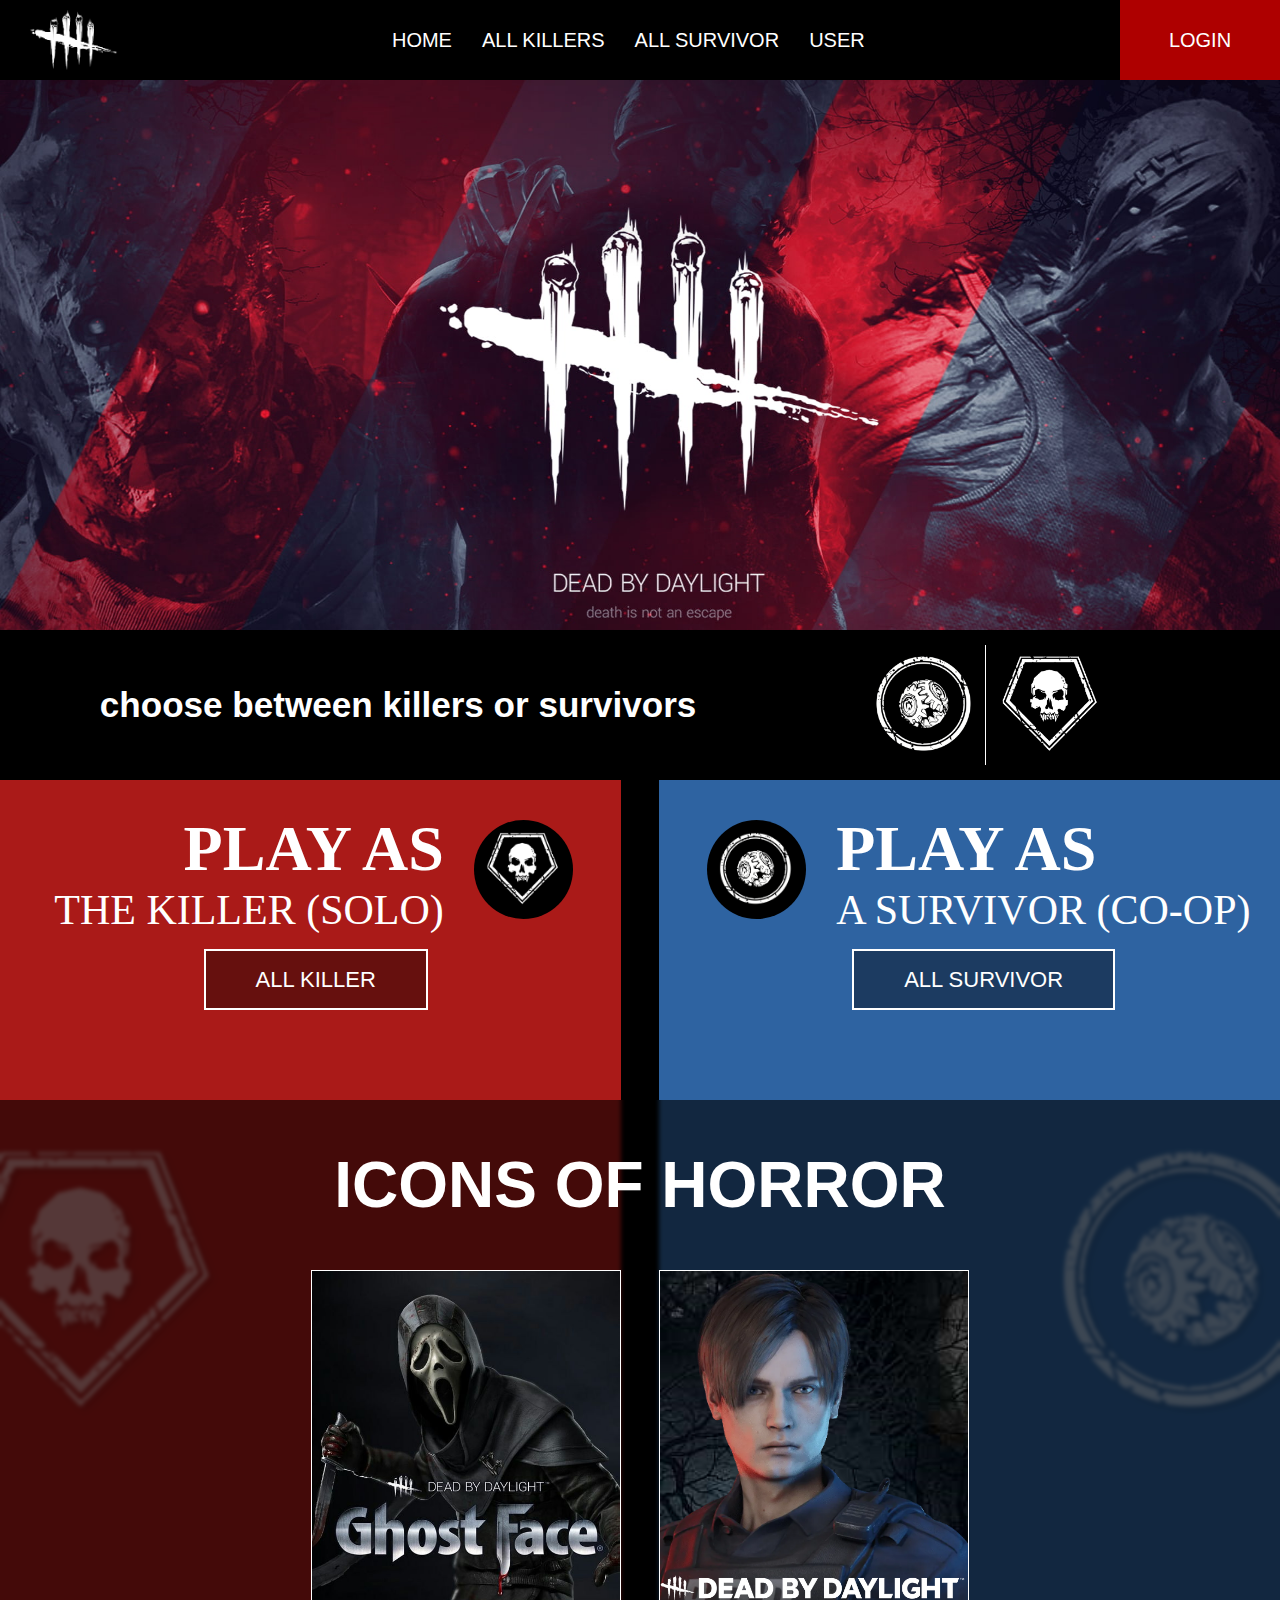
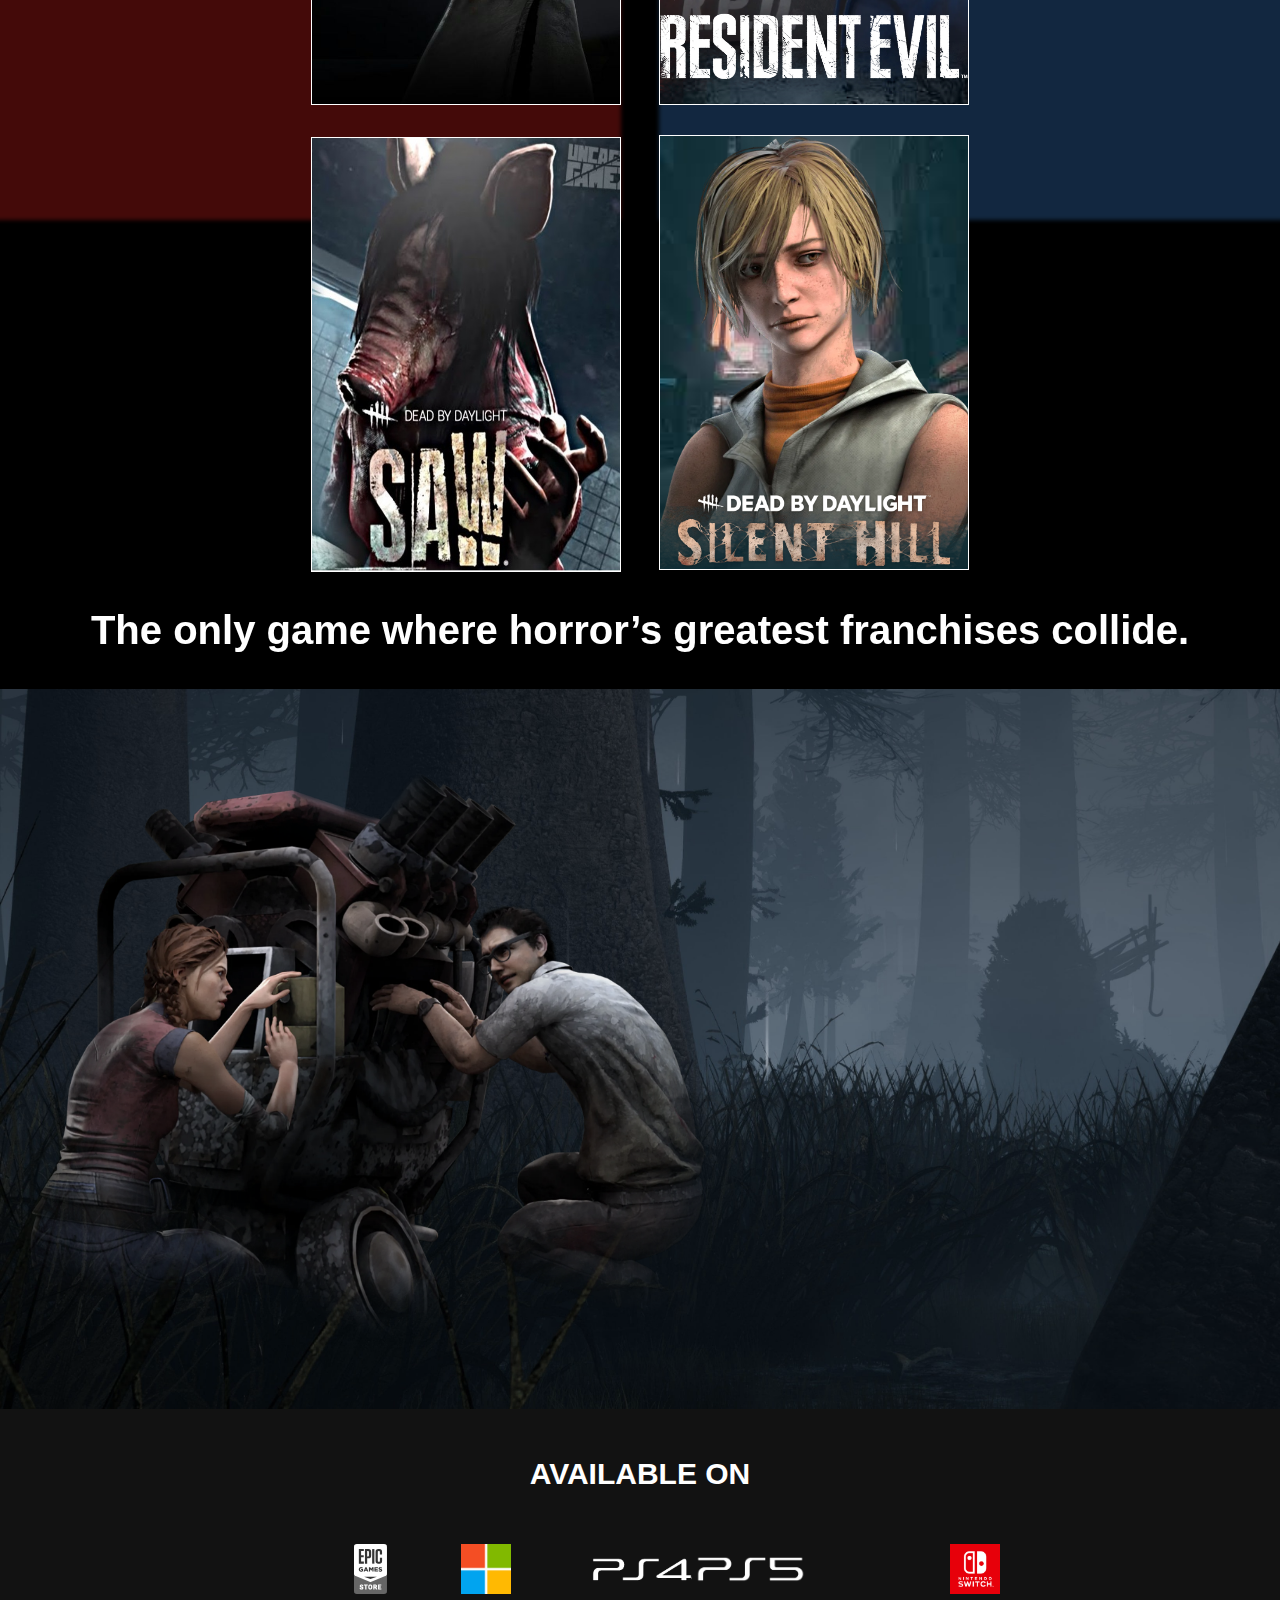
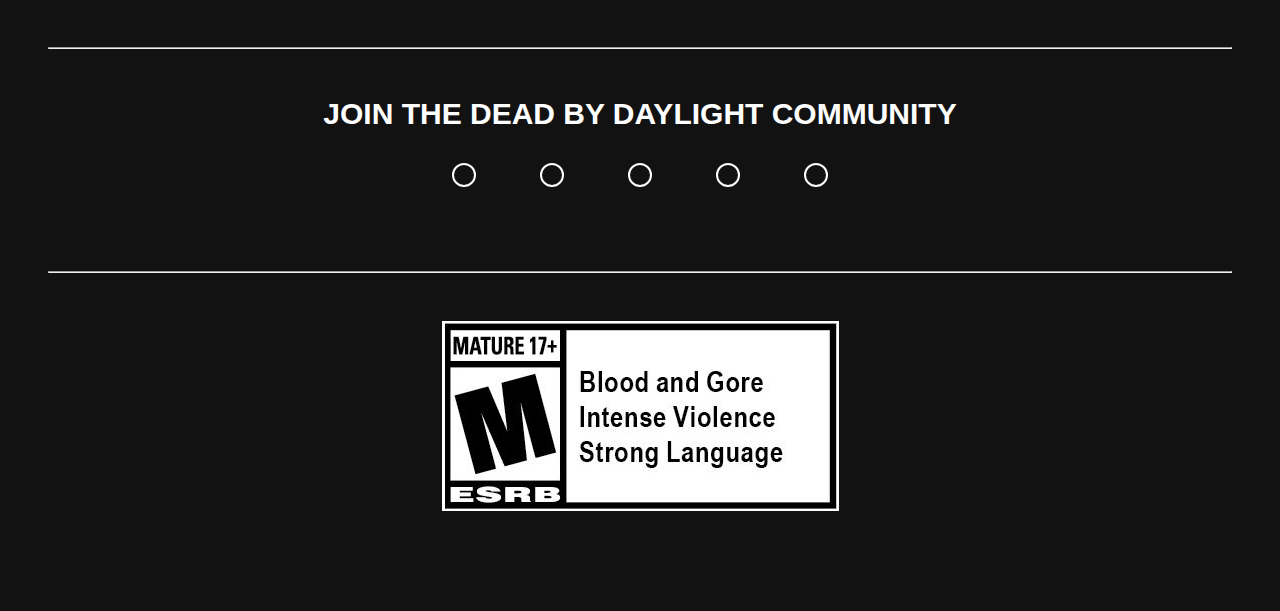
<file: src/main/resources/static/pages/index.html>
<!DOCTYPE html>
<html lang="en">
  <head>
    <meta charset="UTF-8" />
    <meta name="viewport" content="width=device-width, initial-scale=1.0" />
    <link rel="stylesheet" href="https://cdnjs.cloudflare.com/ajax/libs/font-awesome/6.5.1/css/all.min.css" integrity="sha512-DTOQO9RWCH3ppGqcWaEA1BIZOC6xxalwEsw9c2QQeAIftl+Vegovlnee1c9QX4TctnWMn13TZye+giMm8e2LwA==" crossorigin="anonymous" referrerpolicy="no-referrer" /> 
    <link rel="stylesheet" href="./assets/landing.css" />
    <link
      rel="shortcut icon"
      href="./assets/images/icon.jpg"
      type="image/x-icon"
    />
    <title>Landing Page</title>
  </head>
  <body>
    <header>
      <nav class="navegador">
        <img class="nav-logo" src="../img/dbd-logo.jpg" alt="" />
        <ul class="nav-menu">
          <li class="item"><a href="./index.html"> Home </a></li>
          <li class="item"><a href="./allKiller.html"> All Killers </a></li>
          <li class="item"><a href="./allSurvi.html"> All Survivor </a></li>
          <li class="item"><a href=""> User </a></li>
        </ul>

        <a class="login" href="../formUser.html">login</a>
      </nav>
    </header>
    <main>
      <div class="banner"></div>
      <!-- <h1>titulo index / landing page</h1> -->

      <section class="post-banner">
        <h3>choose between killers or survivors</h3>

        <div class="img-icons">
          <img src="../img/survivor-icon.png" alt="" />
          <img src="../img/killer-icon.jpg" alt="" />
        </div>
      </section>
      <div class="choose-one">
        <article class="the-killers">
          <div class="box-k">
            <h3 class="play-as">PLAY AS</h3>
            <p style="margin-bottom: 15px;">THE KILLER (SOLO)</p>

            <a class="box-link bg-red" href="./allKiller.html">all killer</a>
          </div>
          <div class="content-icon killer-left">
            <img src="../img/killer-icon.jpg" alt="" />
          </div>
        </article>
        <article class="the-survivors">
          <div class="content-icon survi-right">
            <img src="../img/survivor-icon.png" alt="" />
          </div>

          <div class="box-s">
            <h3 class="play-as">PLAY AS</h3>
            <p style="margin-bottom: 15px;">A SURVIVOR (CO-OP)</p>

            <a class="box-link bg-blue" href="./allSurvi.html">all survivor</a>
          </div>
        </article>
      </div>

      <div class="dlcs">
        <div class="tipe">
          <img src="../img/killer-icon.jpg" alt="" " class="back-image-L">
          <img src="../img/survivor-icon.png" alt="" class="back-image-R" />
        </div>

        <div class="dlcs-packs">
          <h2>ICONS OF HORROR</h2>
          <div class="container-packs">
            <div class="container-killer">
              <img src="../img/ghost-dlc.jpg" alt="" />

              <img src="../img/saw-dlc.jpg" alt="" />
            </div>

            <div class="container-survi">
              <div class="card-dlc">
                <img src="../img/leon.jpg" alt="" />
                <img src="../img/dlc-re.webp" alt="" />
              </div>

              <div class="card-dlc">
                <img src="../img/cheryl.jpg" alt="" />
                <img src="../img/dlc-silent-hill.jpg" alt="" />
              </div>
            </div>
          </div>
          <br />

          <br />
          <h3 style="font-size: 40px; font-family: sans-serif;">
            The only game where horror’s greatest franchises collide.
          </h3>
          <br />
          <br />
       
        </div>
      </div>
      
      <section class="wood">
        <img src="../img/game-walljpg.webp" alt="">
    </section>


       

    </main>
    <footer>

      <h3 >AVAILABLE ON </h3>
<div>
      <ul>
        <li><i class="fa-brands fa-steam icon"></i></li>


        <li><img src="../img/Epic_games_store_logo.svg " class="platform"> </li>

        <li> <img src="../img/descarga.png" alt="" class="platform"> </li>

        <li> 
          <i class="fa-brands fa-playstation icon"></i> 
          <img src="../img/ps4.png" alt="" class="img-texto"> 
          <img src="../img/ps5.png" alt="" class="img-texto"> 
        </li>

        <li><i class="fa-brands fa-xbox icon"></i></li>

        <li> <img src="../img/nintendo-switch.png" alt="" class="platform"> </li>

      </ul>

    </div>

      <hr>

      <div>
      <h3>JOIN THE DEAD BY DAYLIGHT COMMUNITY</h3>

      <ul>
        <li><i class="fa-brands fa-youtube social"></i></li>
        <li><i class="fa-brands fa-facebook social"></i></li>
        <li><i class="fa-brands fa-x-twitter social"></i></li>
        <li><i class="fa-brands fa-twitch social"></i></li>
        <li><i class="fa-brands fa-instagram social"></i></li>
      </ul>

    </div>
      <br>
      <br>
      <hr>

    <div>
      <img src="../img/gore.jpg" alt="">
    </div>
    </footer>
  
  </body>
</html>
</file>
<file: src/main/resources/static/pages/assets/landing.css>
*{
    margin: 0;
    padding: 0;
    box-sizing: border-box;
}
body{
    background: white;
}
.navegador{
    width: 100%;
    height: 80px;
    background-color: black;
    color: white;
    display: flex;
    justify-content: space-between;
    align-items: center;
}
.nav-logo{
    height: 100%;
    padding: 10px;
    margin-left: 10px;
}


.nav-menu{
    /* border: 1px solid wheat; */
    height: 100%;
    display: flex;
    list-style: none;
    width: 75%;
    justify-content: center;
    align-items: center;
    
}

.nav-menu .item a{
    text-transform:uppercase ;
    padding:10px 15px;
    font-size: 20px;
    font-family:sans-serif ;
    color: white;
    text-decoration: none;
}

.nav-menu .item a:hover{
    background-color: white;
    color: black;

}

.login {
    height: 100%;
    text-align: center;
    width: 160px;
    background: #ae0000;
    color: white;
    text-transform: uppercase;
    text-decoration: none;
    font-family:sans-serif;
     font-size: 20px;
     line-height: 80px;
}


.banner{
    height: 550px;
    background-position: center;
    background-size: cover;
    background: url(../../img/wallpaperflare.com_wallpaper.jpg)no-repeat;
    background-size: cover;
    background-position: 0% 25%;
}

.post-banner{
    /* background: #4c4c4c; */
    background: black;
    height: 150px;
    font-size: 30px;
    font-family: sans-serif;
    color: white;
    display: flex;
    align-items: center;
    justify-content: space-evenly;
}

.img-icons{
    width: 30%;
    display: flex;
    justify-content: center;
    gap: 5px;
    
}

.img-icons img{
    box-sizing: content-box;
    width: 100px;
    padding: 10px;
    
}

.img-icons img:first-child{
    border-right: 1px solid white;
}

.choose-one{
    background-color: black;
    width: 100%;
    display: flex;
    justify-content: space-between;
}

.the-killers, .the-survivors{
    width: 48.5%;
    height: 20rem;
    display: flex;
    gap: 30px;

}
.box-k,.box-s{
    margin-top: 2rem;
    color: white;
    font-size: 42px;
    font-weight: 200;
    gap: 10px;
    
}


.box-k{
    text-align: right;
}

.play-as{
    font-size:64px;
}

.the-killers img, .the-survivors img{
    width: 75px;
    height: 75px;
}

.content-icon{
    display:flex;
    justify-content: center;
    align-items: center;
    width: 98.96px;
    height: 98.95px;
    background-color: black;
    border-radius: 50%;
    margin-top: 2.5rem;

}

.killer-left{
    margin-right: 3rem;
}

.survi-right{
    margin-left: 3rem;
}
.choose-one .the-killers{
    background-color: #aa1a18;
    justify-content: right;
    margin-right: 15px;
}

.choose-one .the-survivors{
    background-color: #2e63a1;

}

.box-link{
    margin: 1rem;
    color: white;
    text-transform: uppercase;
    text-decoration: none;
    font-size: 22px;
    font-family: Arial;
    border: 2px solid white;
    padding: 16px 50px;
}


.bg-red{
    background-color: #66100e;
}

.bg-blue{
    background-color:#1c3b61;
}


.box-link:hover{
background:#cc0000 ;
}

.collaboration{
    display: flex;
    justify-content: space-between;
    position: relative;
}

.dlc-killer{
    background: #aa1a18;
}

.dlc-survi{
background:#2e63a1 ;
}


.dlcs{
    width: 100%;
    /* height: 3rem; */
    background-color: black;
}

.tipe{
    position: absolute;
}
/* linear-gradient(to bottom, rgba(170, 26, 24, 1) 0%, rgba(170, 26, 24, 0.7) 100%); */
.tipe{
    padding-top: 3rem;
    width: 100%;
    height: 80%;
    background: linear-gradient(to right, #aa1a18 0%, #aa1a18 48.5%,black 48.5%, black 51.5% , #2e63a1 51.5%, #2e63a1 100%);
    display: flex;
    justify-content:space-between;
    overflow: hidden;
}
.back-image-L{
    width:270px;
    height: 270px;
    opacity: .5;
    transform: translateX(-50px); 
}
.back-image-R{
    width:270px;
    height: 270px;
    opacity: .5;  
    transform: translateX(50px); 
}

.dlcs-packs{
    
    color: white    ;
    text-align: center;
    width: 100%;
    background-color: rgba(0, 0, 0, 0.6);
    backdrop-filter:blur(2px) ;
}

.dlcs-packs h2{
    /* margin-top: 2rem; */
    padding: 3rem;
    font-size: 64px;
    font-family: Arial, Helvetica, sans-serif;
}

.container-packs{
    display: flex;
    justify-content: space-between;

}

.container-killer,.container-survi{
    display: flex;
    flex-wrap: wrap;
    width: 48.5%;
}

.container-killer{
    justify-content: end;
    flex-wrap: wrap;
    gap: 2rem;

}


.container-killer img {
    border: 1px solid white;
    width: 50%;
    max-width: 310px;
    min-width: 230px;
    height: 435px;
}

.container-survi{
    width: 48.5%;
    display: flex;
    justify-content: start;
    gap:3%;
 }

 .container-survi .card-dlc {
    position: relative;
    min-width: 230px;
    max-width: 310px;
    width: 50%;
    height: 435px;
    border: 1px solid white;
    overflow: hidden;
}

.card-dlc:first-child {
    background: url(../../img/re-fondo.jpg) no-repeat;
    background-size: cover;
/* background-color: #222635; */
}

.card-dlc:nth-child(2){
    background: url(../../img/sh-fondo.jpg) no-repeat;
    background-size: cover;
}
.container-survi .card-dlc > img{
    left: 0;
    position: absolute;
    width: 100%;
   
}

.container-survi .card-dlc > img:first-child{
    height:100% ;
    object-fit: cover;
}

.card-dlc img:nth-child(2) {
    left: 0;
    bottom:0px; /* Mover la segunda imagen a la parte superior del contenedor */
}


.wood{
   background-color: rgba(0, 0, 0, 0.6);
    display: flex;
    width: 100%;
    background: url(../../img/wood-background.jpg) no-repeat;
    filter: grayscale(40%) ;
    background-size: cover;
    /* height: 600px; */
height: 80vh;
}

.wood img {
   margin: 30px;
}

footer{
    text-align: center;
    color: white;
    background-color: #121212;
    padding: 3rem;

}

footer h3{
    font-size: 30px;
    font-family: arial;
}
footer > div{
    margin: 3rem 0; 
}

footer  ul {
    list-style: none;
    display: flex ;
    justify-content: center;
    flex-wrap: wrap;
    /* width: 100%; */
    margin: 1rem;
    margin-top: 2rem;
}

footer  ul > li{
    display: flex;
    align-items: center;
    
    padding: 0 2rem;
}

.platform{
    padding: 5px;
    height: 60px;
}
.img-texto{
    padding: 2px;
    height: 30px;
}
.icon{
    padding: 5px;
    color: white;
    font-size: 50px;
}

.social{
    padding: 10px;
    border-radius: 50%;
    border: 2px solid white;
    font-size: 25px;
}

.social:hover {
    cursor: pointer;
    transition: 0.3s;
    background-color: #aa1a18;
}
</file>
